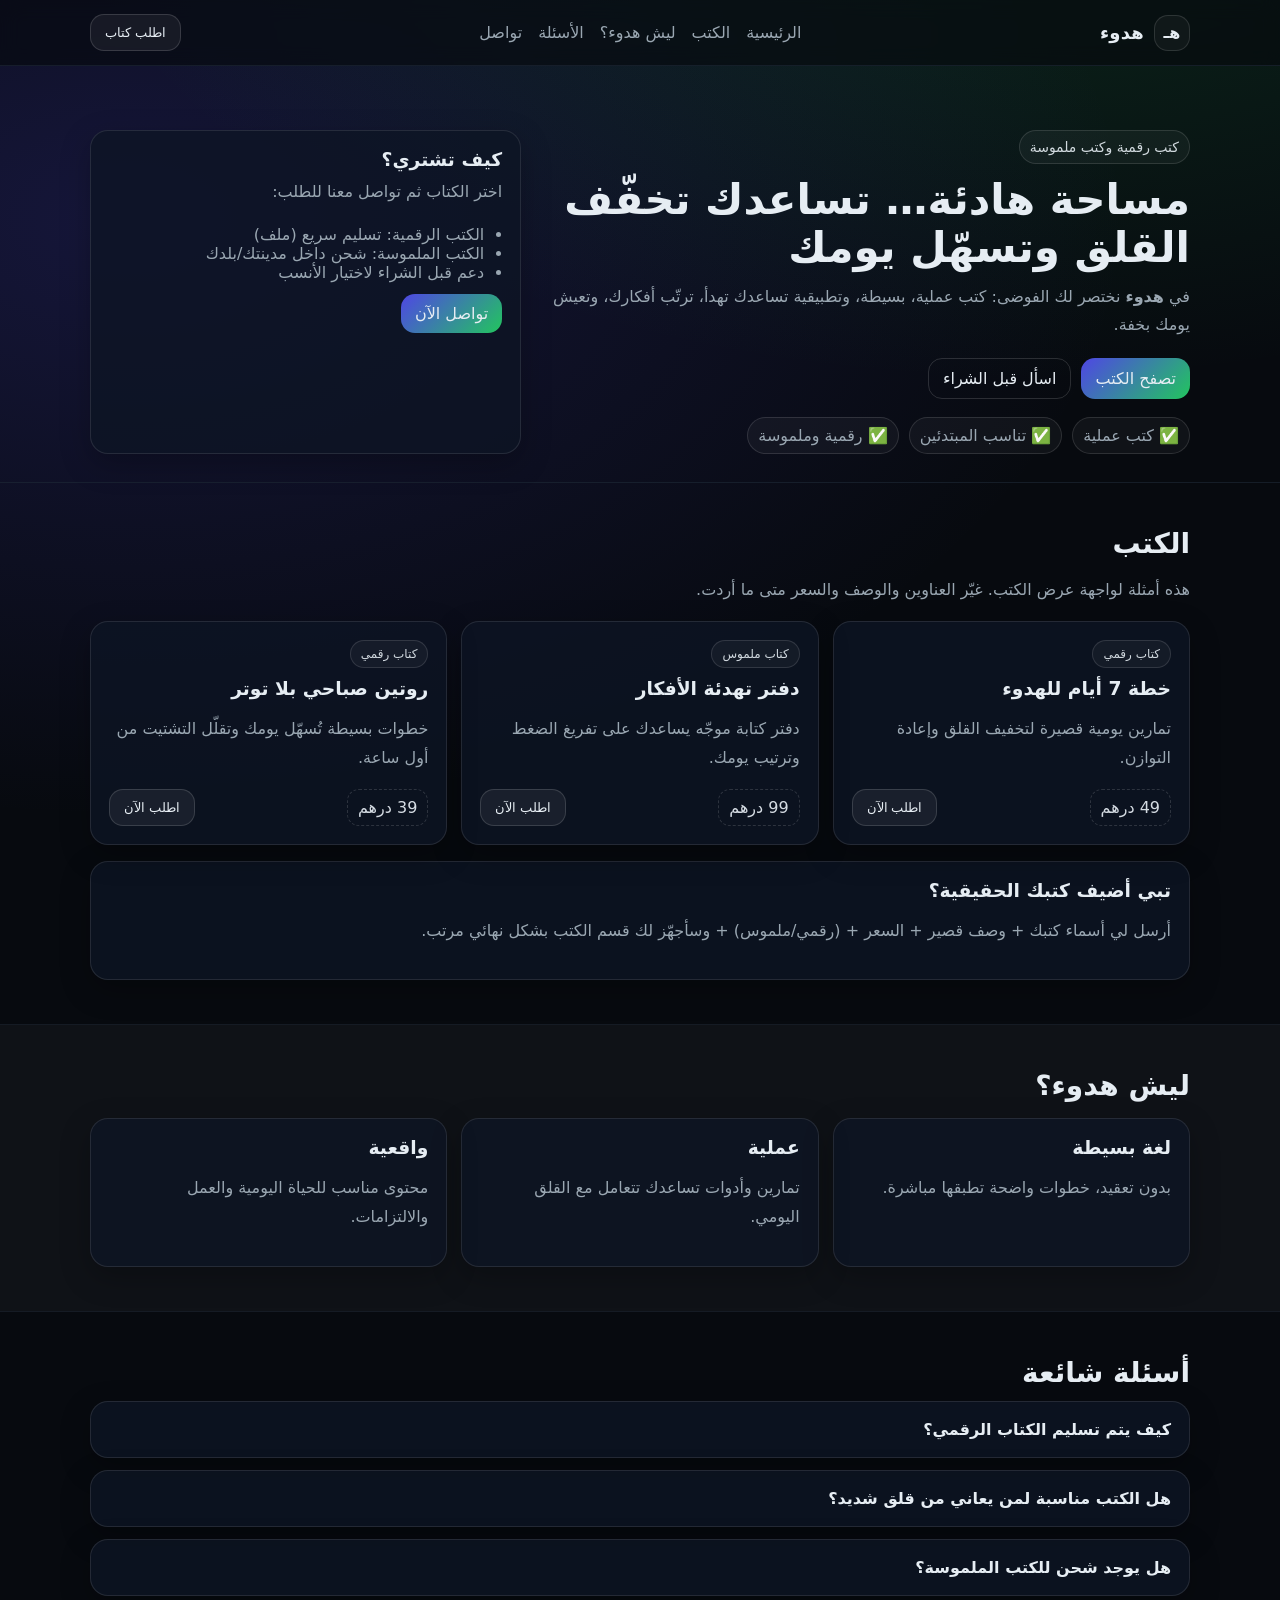
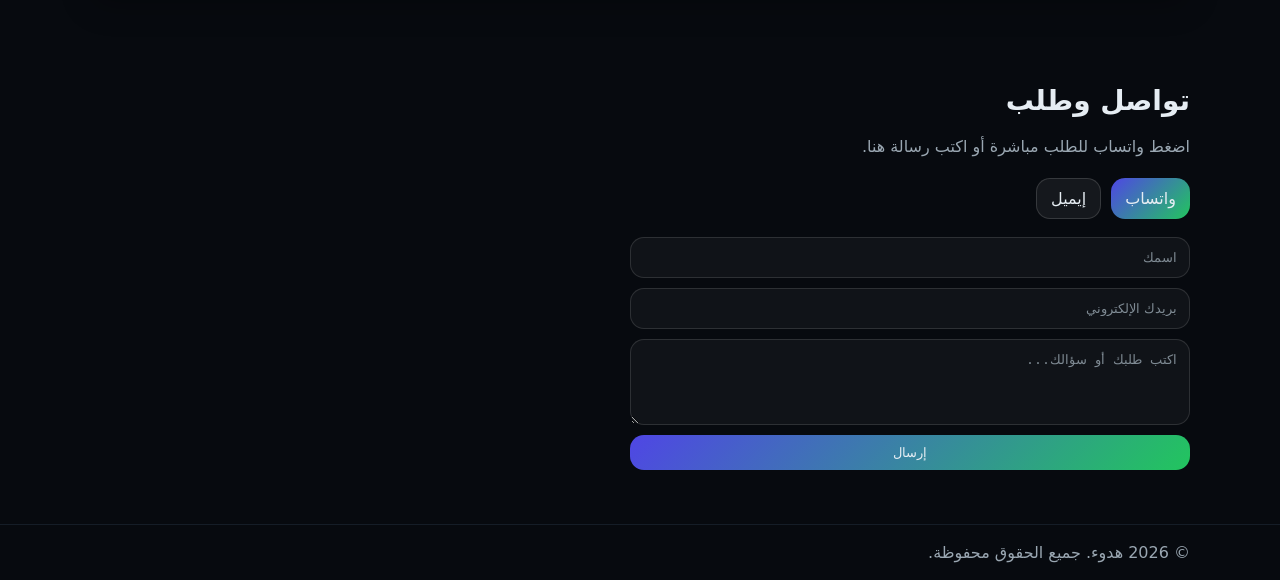
<file: index.html>
<!doctype html>
<html lang="ar" dir="rtl">
<head>
  <meta charset="utf-8" />
  <meta name="viewport" content="width=device-width, initial-scale=1" />
  <title>هدوء | كتب تساعدك على التخلص من القلق</title>
  <meta name="description" content="هدوء: كتب رقمية وكتب ملموسة تساعدك على التخلص من القلق وتسهيل حياتك اليومية." />
  <link rel="stylesheet" href="style.css" />
</head>
<body>
  <header class="topbar">
    <div class="container">
      <div class="brand">
        <span class="logo">هـ</span>
        <span class="name">هدوء</span>
      </div>

      <nav class="nav">
        <a href="#home">الرئيسية</a>
        <a href="#books">الكتب</a>
        <a href="#why">ليش هدوء؟</a>
        <a href="#faq">الأسئلة</a>
        <a href="#contact">تواصل</a>
      </nav>

      <button class="btn" id="ctaBtn">اطلب كتاب</button>
    </div>
  </header>

  <main>
    <section id="home" class="hero">
      <div class="container hero-grid">
        <div>
          <div class="kicker">كتب رقمية وكتب ملموسة</div>
          <h1>مساحة هادئة… تساعدك تخفّف القلق وتسهّل يومك</h1>
          <p>
            في <strong>هدوء</strong> نختصر لك الفوضى: كتب عملية، بسيطة، وتطبيقية
            تساعدك تهدأ، ترتّب أفكارك، وتعيش يومك بخفة.
          </p>

          <div class="hero-actions">
            <a class="btn primary" href="#books">تصفح الكتب</a>
            <a class="btn ghost" href="#contact">اسأل قبل الشراء</a>
          </div>

          <div class="badges">
            <span>✅ كتب عملية</span>
            <span>✅ تناسب المبتدئين</span>
            <span>✅ رقمية وملموسة</span>
          </div>
        </div>

        <div class="card">
          <h3>كيف تشتري؟</h3>
          <p>اختر الكتاب ثم تواصل معنا للطلب:</p>
          <ul>
            <li>الكتب الرقمية: تسليم سريع (ملف)</li>
            <li>الكتب الملموسة: شحن داخل مدينتك/بلدك</li>
            <li>دعم قبل الشراء لاختيار الأنسب</li>
          </ul>
          <div style="margin-top:12px">
            <a class="btn primary" href="#contact">تواصل الآن</a>
          </div>
        </div>
      </div>
    </section>

    <section id="books" class="section">
      <div class="container">
        <h2>الكتب</h2>
        <p>هذه أمثلة لواجهة عرض الكتب. غيّر العناوين والوصف والسعر متى ما أردت.</p>

        <div class="grid">
          <article class="card">
            <div class="pill">كتاب رقمي</div>
            <h3>خطة 7 أيام للهدوء</h3>
            <p>تمارين يومية قصيرة لتخفيف القلق وإعادة التوازن.</p>
            <div class="meta">
              <span class="price" data-price="49">49 درهم</span>
              <button class="btn" data-buy="خطة 7 أيام للهدوء (رقمي)">اطلب الآن</button>
            </div>
          </article>

          <article class="card">
            <div class="pill">كتاب ملموس</div>
            <h3>دفتر تهدئة الأفكار</h3>
            <p>دفتر كتابة موجّه يساعدك على تفريغ الضغط وترتيب يومك.</p>
            <div class="meta">
              <span class="price" data-price="99">99 درهم</span>
              <button class="btn" data-buy="دفتر تهدئة الأفكار (ملموس)">اطلب الآن</button>
            </div>
          </article>

          <article class="card">
            <div class="pill">كتاب رقمي</div>
            <h3>روتين صباحي بلا توتر</h3>
            <p>خطوات بسيطة تُسهّل يومك وتقلّل التشتيت من أول ساعة.</p>
            <div class="meta">
              <span class="price" data-price="39">39 درهم</span>
              <button class="btn" data-buy="روتين صباحي بلا توتر (رقمي)">اطلب الآن</button>
            </div>
          </article>
        </div>

        <div class="note card">
          <h3>تبي أضيف كتبك الحقيقية؟</h3>
          <p>
            أرسل لي أسماء كتبك + وصف قصير + السعر + (رقمي/ملموس) +
            وسأجهّز لك قسم الكتب بشكل نهائي مرتب.
          </p>
        </div>
      </div>
    </section>

    <section id="why" class="section alt">
      <div class="container">
        <h2>ليش هدوء؟</h2>

        <div class="grid">
          <article class="card">
            <h3>لغة بسيطة</h3>
            <p>بدون تعقيد، خطوات واضحة تطبقها مباشرة.</p>
          </article>
          <article class="card">
            <h3>عملية</h3>
            <p>تمارين وأدوات تساعدك تتعامل مع القلق اليومي.</p>
          </article>
          <article class="card">
            <h3>واقعية</h3>
            <p>محتوى مناسب للحياة اليومية والعمل والالتزامات.</p>
          </article>
        </div>
      </div>
    </section>

    <section id="faq" class="section">
      <div class="container">
        <h2>أسئلة شائعة</h2>

        <div class="faq">
          <details class="card">
            <summary>كيف يتم تسليم الكتاب الرقمي؟</summary>
            <p>بعد الطلب والدفع (حسب اتفاقنا)، يصلك رابط/ملف على واتساب أو الإيميل.</p>
          </details>

          <details class="card">
            <summary>هل الكتب مناسبة لمن يعاني من قلق شديد؟</summary>
            <p>
              الكتب تساعد في القلق اليومي وتقديم أدوات عملية، لكنها لا تُغني عن مختص
              إذا كانت الحالة شديدة أو مستمرة.
            </p>
          </details>

          <details class="card">
            <summary>هل يوجد شحن للكتب الملموسة؟</summary>
            <p>نعم—اكتب مدينتك وسنخبرك بالتوفر والتكلفة.</p>
          </details>
        </div>
      </div>
    </section>

    <section id="contact" class="section">
      <div class="container">
        <h2>تواصل وطلب</h2>
        <p>اضغط واتساب للطلب مباشرة أو اكتب رسالة هنا.</p>

        <div class="contact">
          <a class="btn primary" id="whatsBtn" href="#">واتساب</a>
          <a class="btn" href="mailto:hodoo.brand@gmail.com">إيميل</a>
        </div>

        <form class="form" id="contactForm">
          <input name="name" placeholder="اسمك" required />
          <input name="email" type="email" placeholder="بريدك الإلكتروني" required />
          <textarea name="message" placeholder="اكتب طلبك أو سؤالك..." rows="4" required></textarea>
          <button class="btn primary" type="submit">إرسال</button>
          <p class="hint" id="formHint"></p>
        </form>
      </div>
    </section>
  </main>

  <footer class="footer">
    <div class="container">
      <span>© <span id="year"></span> هدوء. جميع الحقوق محفوظة.</span>
    </div>
  </footer>

  <script src="script.js"></script>
</body>
</html>
</file>
<file: style.css>
:root{
  --bg:#070a0f;
  --card:#0e1524;
  --text:#e6edf3;
  --muted:#9aa7b2;
  --line:#1f2a37;
  --primary:#4f46e5;
  --primary2:#22c55e;
  --radius:18px;
}

*{box-sizing:border-box}
body{
  margin:0;
  font-family: system-ui, -apple-system, "Segoe UI", Tahoma, Arial, sans-serif;
  background:
    radial-gradient(1000px 600px at 80% -10%, rgba(34,197,94,.18), transparent),
    radial-gradient(1000px 600px at 10% 10%, rgba(79,70,229,.20), transparent),
    var(--bg);
  color:var(--text);
}

a{color:inherit; text-decoration:none}
.container{width:min(1100px, 92%); margin-inline:auto}

.topbar{
  position:sticky; top:0; z-index:10;
  backdrop-filter: blur(10px);
  background: rgba(7,10,15,.65);
  border-bottom:1px solid rgba(31,42,55,.6);
}
.topbar .container{
  display:flex; align-items:center; justify-content:space-between;
  padding:14px 0;
}
.brand{display:flex; align-items:center; gap:10px; font-weight:800; letter-spacing:.2px}
.logo{
  width:36px; height:36px; display:grid; place-items:center;
  border:1px solid rgba(255,255,255,.12);
  border-radius:14px;
  background: rgba(255,255,255,.04);
}
.name{font-size:18px}

.nav{display:flex; gap:16px}
.nav a{color:var(--muted)}
.nav a:hover{color:var(--text)}

.btn{
  border:1px solid rgba(255,255,255,.14);
  background: rgba(255,255,255,.06);
  color:var(--text);
  padding:10px 14px;
  border-radius:14px;
  cursor:pointer;
  display:inline-flex; align-items:center; justify-content:center;
  gap:10px;
}
.btn:hover{background: rgba(255,255,255,.1)}
.btn.primary{
  border:none;
  background: linear-gradient(135deg, var(--primary), var(--primary2));
}
.btn.ghost{background: transparent}

.hero{padding:64px 0 28px; border-bottom:1px solid rgba(31,42,55,.6)}
.hero-grid{display:grid; grid-template-columns:1.2fr .8fr; gap:22px}
.kicker{
  display:inline-flex; gap:8px; align-items:center;
  color:rgba(230,237,243,.9);
  border:1px solid rgba(255,255,255,.12);
  padding:8px 10px;
  border-radius:999px;
  background: rgba(255,255,255,.04);
  margin-bottom:12px;
  font-size:14px;
}
.hero h1{font-size:42px; line-height:1.15; margin:0 0 10px}
.hero p{color:var(--muted); margin:0 0 18px}
.hero-actions{display:flex; gap:10px; flex-wrap:wrap}

.badges{display:flex; gap:10px; margin-top:18px; flex-wrap:wrap}
.badges span{
  color:var(--muted);
  border:1px solid rgba(255,255,255,.12);
  padding:8px 10px;
  border-radius:999px;
  background: rgba(255,255,255,.04);
}

.section{padding:44px 0}
.section.alt{
  background: rgba(255,255,255,.03);
  border-top:1px solid rgba(31,42,55,.4);
  border-bottom:1px solid rgba(31,42,55,.4)
}
h2{margin:0 0 12px; font-size:28px}
p{color:var(--muted); line-height:1.8}

.grid{display:grid; grid-template-columns:repeat(3, 1fr); gap:14px; margin-top:16px}
.card{
  background: rgba(14,21,36,.78);
  border:1px solid rgba(255,255,255,.1);
  border-radius: var(--radius);
  padding:18px;
  box-shadow: 0 10px 30px rgba(0,0,0,.25);
}
.card h3{margin:0 0 8px}
.card ul{margin:12px 0 0; padding:0 18px; color:var(--muted)}

.pill{
  display:inline-flex;
  font-size:12px;
  color:rgba(230,237,243,.9);
  border:1px solid rgba(255,255,255,.12);
  padding:6px 10px;
  border-radius:999px;
  background: rgba(255,255,255,.04);
  margin-bottom:10px;
}

.meta{
  display:flex; align-items:center; justify-content:space-between;
  gap:10px; margin-top:14px;
  flex-wrap:wrap;
}
.price{
  color:rgba(230,237,243,.92);
  border:1px dashed rgba(255,255,255,.14);
  padding:8px 10px;
  border-radius:12px;
}

.note{margin-top:16px}

.faq{display:grid; gap:12px; margin-top:12px}
details summary{
  cursor:pointer;
  font-weight:700;
  list-style:none;
}
details summary::-webkit-details-marker{display:none}
details p{margin:10px 0 0}

.contact{display:flex; gap:10px; flex-wrap:wrap; margin:14px 0 18px}

.form{display:grid; gap:10px; max-width:560px}
input, textarea{
  width:100%;
  padding:12px 12px;
  border-radius:14px;
  border:1px solid rgba(255,255,255,.12);
  background: rgba(255,255,255,.04);
  color:var(--text);
  outline:none;
}
input::placeholder, textarea::placeholder{color: rgba(154,167,178,.8)}
.hint{margin:0; font-size:14px}

.footer{
  padding:18px 0;
  border-top:1px solid rgba(31,42,55,.6);
  color:var(--muted);
}

@media (max-width: 860px){
  .hero-grid{grid-template-columns:1fr}
  .nav{display:none}
  .grid{grid-template-columns:1fr}
  .hero h1{font-size:34px}
}
</file>
